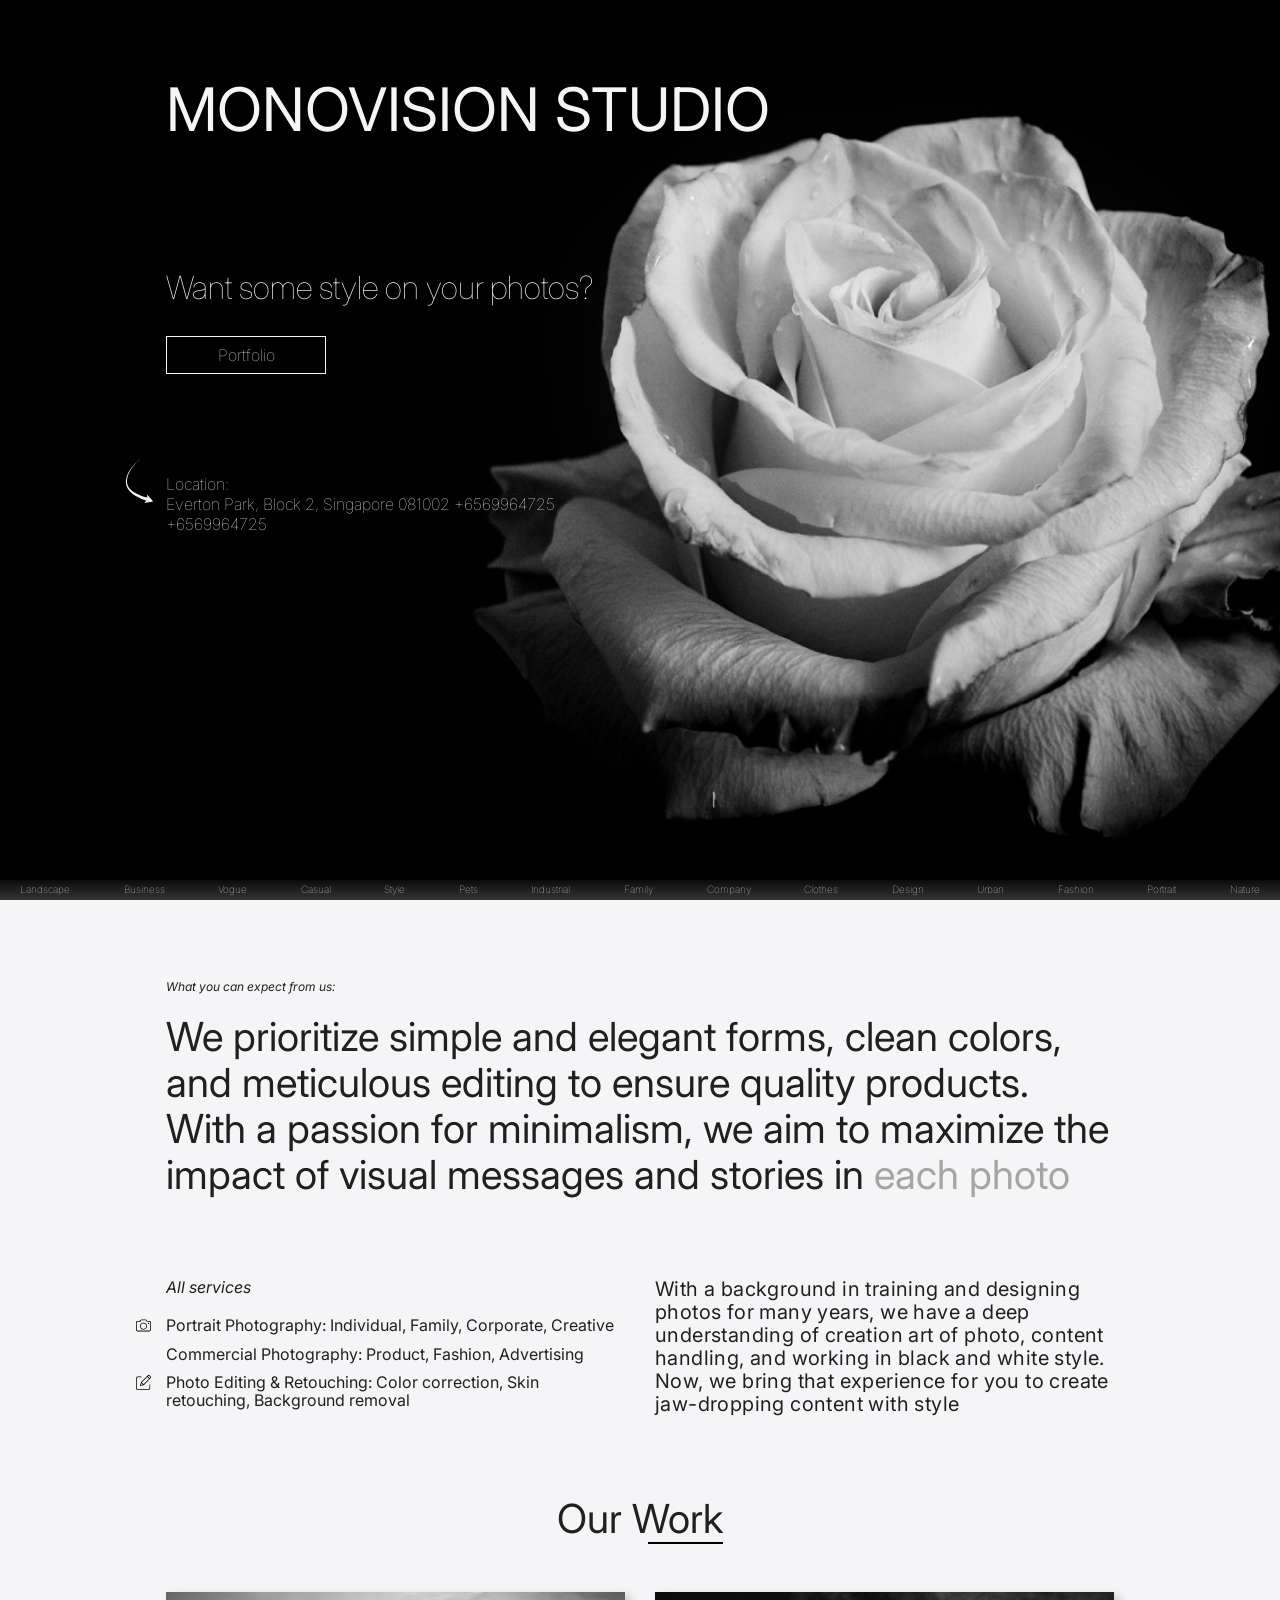
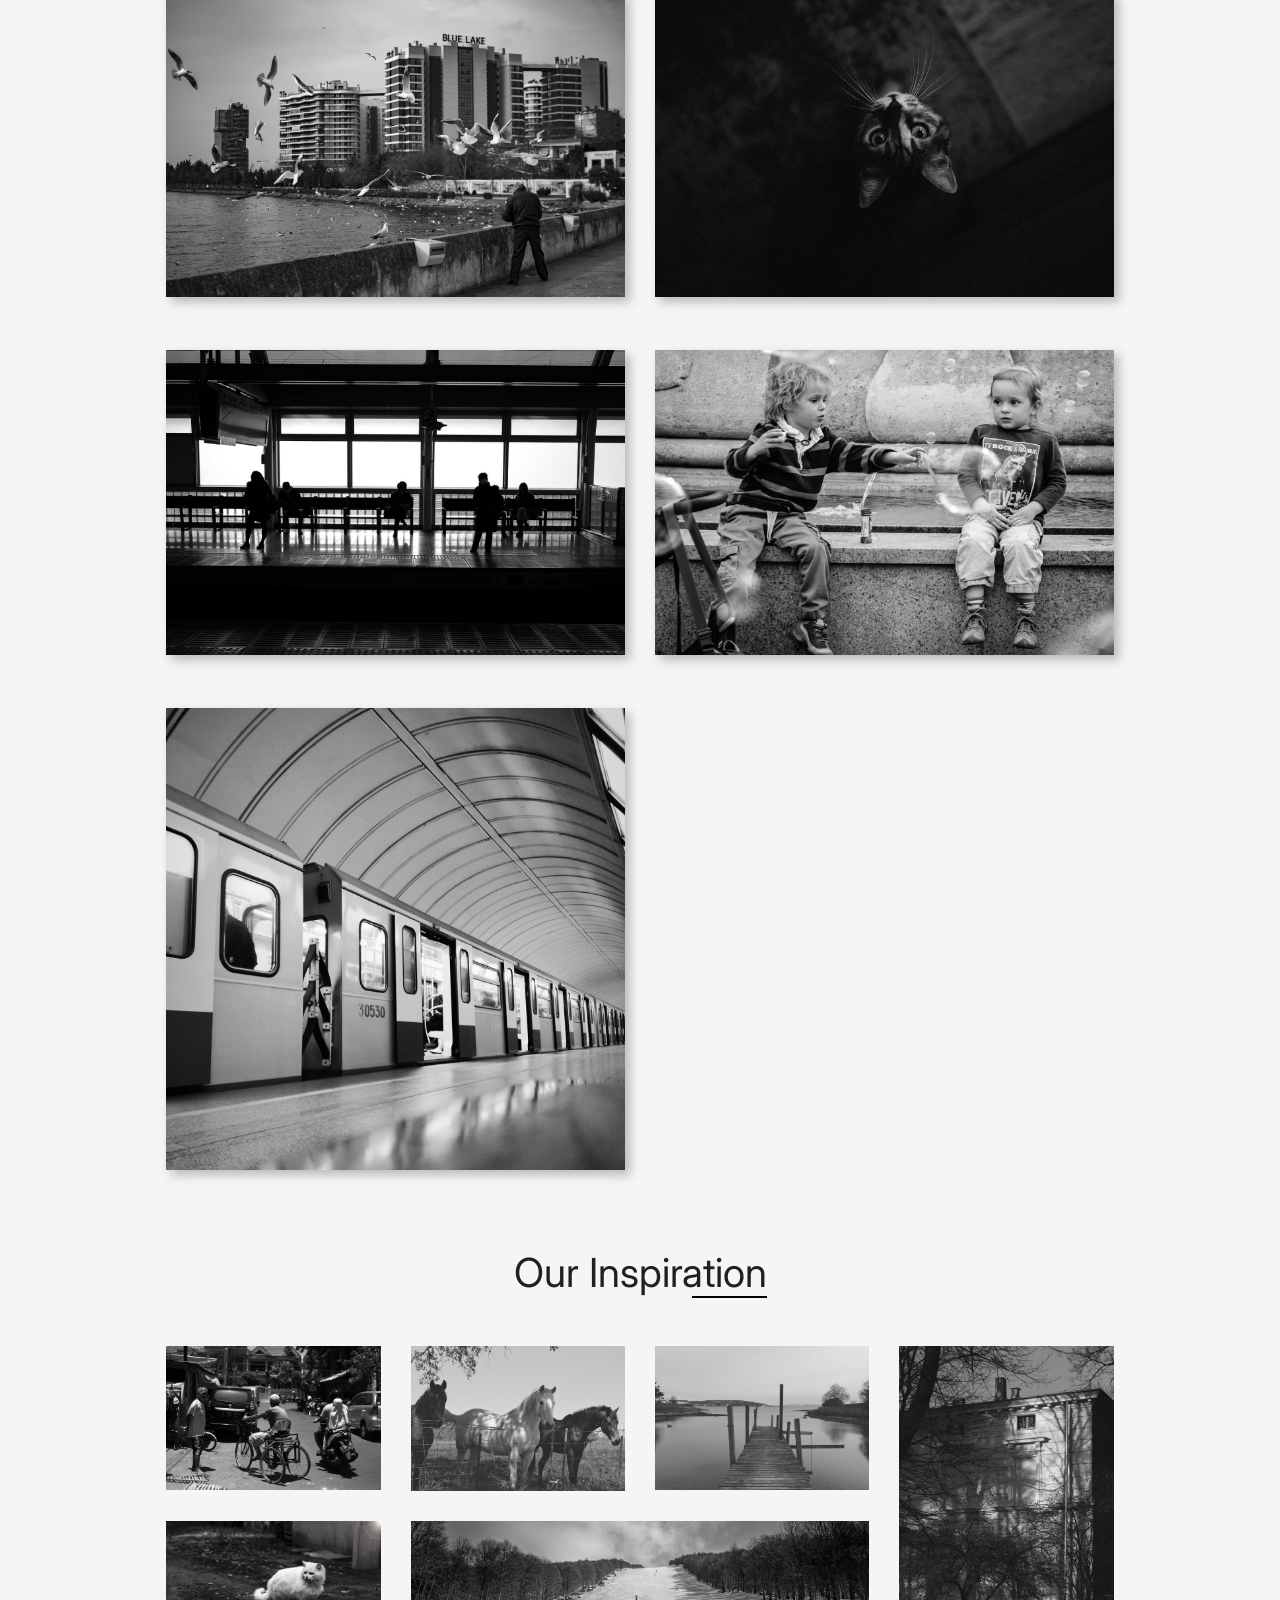
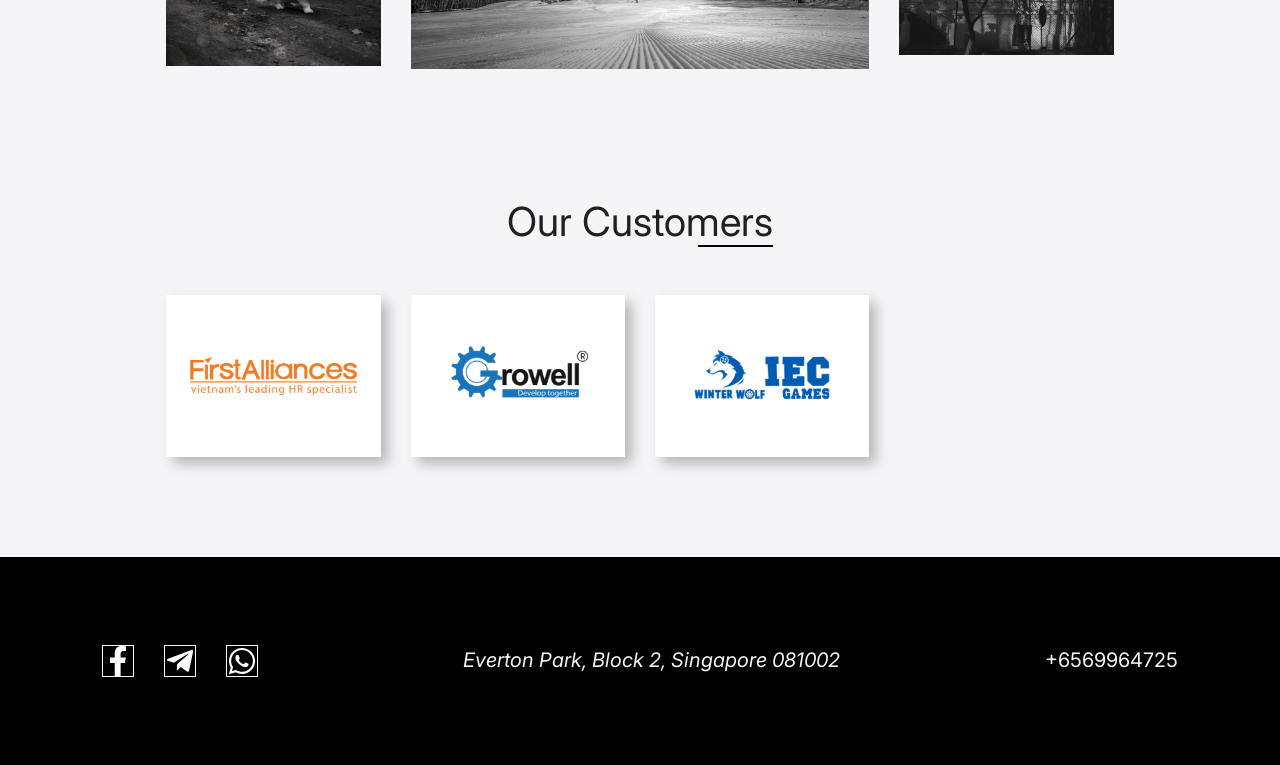
<file: index.html>
<!doctype html>
<html lang="en">
  <head>
    <meta charset="UTF-8" />
    <meta name="viewport" content="width=device-width, initial-scale=1.0" />
    <title>Document</title>
    <link rel="stylesheet" href="css/modern-normalize.min.css" />
    <link rel="preconnect" href="https://fonts.googleapis.com" />
    <link rel="preconnect" href="https://fonts.gstatic.com" crossorigin />
    <link
      href="https://fonts.googleapis.com/css2?family=Inter:ital,opsz,wght@0,14..32,100..900;1,14..32,100..900&display=swap"
      rel="stylesheet"
    />
    <link rel="icon" type="image/x-icon" href="/src/favicon.ico" />
    <link rel="stylesheet" href="css/style.css" />
  </head>
  <body>
    <main>
      <section class="promo">
        <div class="container">
          <h1 class="promo__title">Monovision studio</h1>
          <h2 class="promo__subtitle">Want some style on your photos?</h2>
          <a href="#Portfolio" class="btn">Portfolio</a>
          <div class="promo__address">
            Location:
            <address>
              Everton Park, Block 2, Singapore 081002 +6569964725
            </address>
            <a href="+6569964725">+6569964725</a>
          </div>
        </div>
        <ul class="keywords">
          <li>Landscape</li>
          <li>Business</li>
          <li>Vogue</li>
          <li>Casual</li>
          <li>Style</li>
          <li>Pets</li>
          <li>Industrial</li>
          <li>Family</li>
          <li>Company</li>
          <li>Clothes</li>
          <li>Design</li>
          <li>Urban</li>
          <li>Fashion</li>
          <li>Portrait</li>
          <li>Nature</li>
        </ul>
      </section>
      <section class="about">
        <div class="container">
          <h2 class="about__title">What you can expect from us:</h2>
          <p class="about__text">
            We prioritize simple and elegant forms, clean colors, and meticulous
            editing to ensure quality products. With a passion for minimalism,
            we aim to maximize the impact of visual messages and stories in
            <span>each photo</span>
          </p>
          <div class="services">
            <div class="services__items">
              <div class="services__item-subtitle">All services</div>
              <ul>
                <li>
                  Portrait Photography: Individual, Family, Corporate, Creative
                </li>
                <li>Commercial Photography: Product, Fashion, Advertising</li>
                <li>
                  Photo Editing & Retouching: Color correction, Skin retouching,
                  Background removal
                </li>
              </ul>
            </div>
            <p class="services__text">
              With a background in training and designing photos for many years,
              we have a deep understanding of creation art of photo, content
              handling, and working in black and white style. <br />Now, we
              bring that experience for you to create jaw-dropping content with
              style
            </p>
          </div>
        </div>
      </section>
      <section id="Portfolio" class="works">
        <div class="container">
          <h2 class="title"><span>Our Work</span></h2>
          <div class="works__grid">
            <img src="/src/img/works/bridge.jpg" alt="bridge" class="bridge" />
            <img src="/src/img/works/cat.jpg" alt="cat" class="cat" />
            <img src="/src/img/works/train.jpg" alt="train" class="train" />
            <img
              src="/src/img/works/children.jpg"
              alt="children"
              class="children"
            />
            <img
              src="/src/img/works/underground.jpg"
              alt="underground"
              class="underground"
            />
          </div>
        </div>
      </section>
      <section class="inspiration">
        <div class="container">
          <h2 class="title"><span>Our Inspiration</span></h2>
          <div class="inspiration__grid">
            <img src="/src/img/inspiration/man.jpg" alt="man" />
            <img src="/src/img/inspiration/horses.jpg" alt="horses" />
            <img
              src="/src/img/inspiration/bridge.jpg"
              alt="bridge"
              class="inspiration_bridge"
            />
            <img
              src="/src/img/inspiration/tenement.jpg"
              alt="tenement"
              class="tenement"
            />
            <img
              src="/src/img/inspiration/cat.jpg"
              alt="cat"
              class="inspiration-cat"
            />
            <img src="/src/img/inspiration/sky.jpg" alt="sky" class="sky" />
          </div>
        </div>
      </section>
      <section class="customers">
        <div class="container">
          <h2 class="title"><span>Our Customers</span></h2>
          <div class="customers__img">
            <img
              src="/src/logo/logo-first-alliances.jpg"
              alt="First Alliances"
            />
            <img src="/src/logo/logo-growell.jpg" alt="Growell" />
            <img
              src="/src/logo/logo-iec-winter-wolf.jpg"
              alt="IEC Winter Wolf"
            />
          </div>
        </div>
      </section>
      <footer class="footer">
        <div class="footer__container">
          <div class="logo__footer">
            <img src="/src/icons/facebook.svg" alt="facebook" />
            <img src="/src/icons/tg.svg" alt="tg" />
            <img src="src/icons/whatsapp.svg" alt="whatsapp" />
          </div>
          <div class="footer__address">
            <address>Everton Park, Block 2, Singapore 081002</address>
          </div>
          <div class="footer__phone">
            <a href="tel:+6569964725">+6569964725</a>
          </div>
        </div>
      </footer>
    </main>
  </body>
</html>
</file>
<file: css/style.css>
h1,
h2,
h3,
h4,
h5,
figure,
p,
ol,
ul {
  margin: 0;
}

ol[role="list"],
ul[role="list"] {
  list-style: none;
  padding-inline: 0;
}

h1,
h2,
h3,
h4,
h5 {
  font-size: inherit;
  font-weight: inherit;
}

:root {
  --light-color: #f5f5f7;
  --dark-color: #221f20;
  --container-padding-inline: 13%;
  --footer-padding-inline: 10%;

  @media screen and (max-width: 768px) {
    --container-padding-inline: 6%;
    --footer-padding-inline: 6%;
  }
  @media screen and (max-width: 576px) {
    --container-padding-inline: 15px;
    --footer-padding-inline: 15px;
  }
}
*,
*::before,
*::after {
  box-sizing: border-box;
}

img {
  display: block;
  max-inline-size: 100%;
}

html {
  font-family: "Inter", sans-serif;
  scroll-behavior: smooth;
}

.container {
  padding: 0 var(--container-padding-inline);
}

.title {
  text-align: center;
  font-family: var(--font-family);
  font-weight: 400;
  font-size: 40px;
  color: var(--dark-color);
  span {
    position: relative;
  }
  span::after {
    content: "";
    position: absolute;
    display: block;
    margin: 0 auto;
    bottom: -1px;
    right: 0;
    width: 75px;
    height: 2px;
    background-color: #000;
  }
  @media screen and (max-width: 768px) {
    & {
      font-size: 36px;
    }
  }
  @media screen and (max-width: 576px) {
    font-size: 24px;
  }
}

.promo {
  position: relative;
  min-height: 100vh;
  background: url(../src/img/main_bg.jpg) center center / cover no-repeat;
  padding-top: 75px;
  @media screen and (max-width: 768px) {
    background-image: url(../src/img/tablet_bg.jpg);
  }
  @media screen and (max-width: 576px) {
    background: url(../src/img/Bg\ \(2\).jpg) center center / cover no-repeat;
    min-height: 500px;
    padding-top: 50px;
  }
}

.promo__title {
  font-weight: 400;
  font-size: 60px;
  text-transform: uppercase;
  color: var(--light-color);
  @media screen and (max-width: 768px) {
    font-size: 48px;
  }
  @media screen and (max-width: 576px) {
    font-size: 26px;
  }
}

.promo__subtitle {
  margin-top: 124px;
  font-weight: 100;
  font-size: 32px;
  color: var(--light-color);
  line-height: normal;
  @media screen and (max-width: 768px) {
    margin-top: 80px;
  }
  @media screen and (max-width: 576px) {
    font-size: 16px;
    margin-top: 30px;
  }
}

.btn {
  display: flex;
  justify-content: center;
  align-items: center;
  margin-top: 29px;
  padding: 3px 10px;
  width: 160px;
  min-height: 38px;
  border: 1px solid var(--light-color);
  background: rgba(217, 217, 217, 0);
  font-weight: 100;
  font-size: 16px;
  color: var(--light-color);
  cursor: pointer;
  text-decoration: none;
  transition: all 0.3s ease-out;
  @media screen and (max-width: 576px) {
    font-size: 14px;
    width: 120px;
    min-height: 30px;
  }
}

.btn:hover {
  font-weight: 500;
  box-shadow: 5px 5px 10px 0 rgba(255, 255, 255, 0.62);
}

.promo__address {
  position: relative;
  margin-top: 100px;
  font-family: var(--font-family);
  font-weight: 100;
  font-style: normal;
  font-size: 16px;
  line-height: normal;
  color: var(--light-color);
  address {
    font-style: normal;
  }
  a {
    color: inherit;
    text-decoration: none;
  }
  &::before {
    position: absolute;
    content: "";
    display: block;
    left: -45px;
    top: -17px;
    width: 40px;
    height: 49px;
    background: url(../src/icons/arrow.svg) center center / cover no-repeat;
  }
  @media screen and (max-width: 1440px) {
    padding-bottom: 50px;
  }
  @media screen and (max-width: 768px) {
    margin-top: 80px;
    &::before {
      left: -40px;
    }
  }
  @media screen and (max-width: 750px) {
    &::before {
      display: none;
    }
  }
  @media screen and (max-width: 576px) {
    margin-top: 233px;
  }
}

.keywords {
  display: flex;
  box-sizing: border-box;
  justify-content: space-between;
  align-items: center;
  position: absolute;
  width: 100%;
  height: 20px;
  bottom: 0;
  padding: 0 360px;
  background: linear-gradient(
    180deg,
    rgba(255, 255, 255, 0.04) 0%,
    rgba(255, 255, 255, 0.12) 50%,
    rgba(255, 255, 255, 0.2) 100%
  );
  li {
    list-style: none;
    font-family: var(--font-family);
    font-weight: 100;
    font-size: 10px;
    color: var(--light-color);
  }
  @media screen and (max-width: 1440px) {
    padding: 0 20px;
    flex-wrap: wrap;
  }
  @media screen and (max-width: 768px) {
    & li:nth-last-child(-n + 6) {
      display: none;
    }
  }
  @media screen and (max-width: 576px) {
    & {
      margin-top: 10px;
    }
    & li:nth-last-child(-n + 11) {
      display: none;
    }
  }
}

.about {
  padding-top: 80px;
  background-color: var(--light-color);
}

.about__title {
  font-family: var(--font-family);
  font-style: italic;
  font-weight: 400;
  font-size: 12px;
  color: var(--dark-color);
}

.about__text {
  width: 1100px;
  margin-top: 20px;
  font-family: var(--font-family);
  font-weight: 400;
  font-size: 40px;
  color: var(--dark-color);
  span {
    color: #a5a5a5;
  }
  @media screen and (max-width: 1440px) {
    width: 100%;
  }
  @media screen and (max-width: 768px) {
    font-size: 24px;
  }
}

.services {
  display: flex;
  margin-top: 80px;
  column-gap: 30px;
}
@media screen and (max-width: 768px) {
  .services {
    flex-direction: column;
    row-gap: 40px;
  }
}

.services__items {
  width: 50%;
  ul {
    margin-top: 20px;
    padding: 0;
  }
  li {
    position: relative;
    margin-top: 10px;
    list-style: none;
    font-weight: 400;
    font-size: 16px;
    color: var(--dark-color);
    &:first-child::before {
      content: "";
      display: block;
      position: absolute;
      top: 2px;
      width: 15px;
      height: 15px;
      background: url("/src/icons/camera.svg") center center / cover no-repeat;
      left: -30px;
    }
    &:nth-child(3)::before {
      content: "";
      display: block;
      position: absolute;
      top: 2px;
      width: 15px;
      height: 15px;
      background: url("/src/icons/edit.svg") center center / cover no-repeat;
      left: -30px;
    }
  }
  @media screen and (max-width: 768px) {
    & {
      width: 100%;
    }
  }
}

.services__item-subtitle {
  font-style: italic;
  font-weight: 400;
  font-size: 16px;
  color: var(--dark-color);
}

.services__text {
  width: 50%;
  font-weight: 400;
  font-size: 20px;
  letter-spacing: 0.02em;
  color: var(--dark-color);
}
@media screen and (max-width: 768px) {
  .services__text {
    width: 100%;
  }
}

.works {
  padding-top: 80px;
  background-color: var(--light-color);
}
@media screen and (max-width: 768px) {
  & {
    padding-top: 50px;
  }
}

.works__grid {
  margin-top: 50px;
  display: grid;
  grid-template-columns: repeat(2, 1fr);
  grid-template-rows: repeat(2, 1fr) 1.5fr;
  row-gap: 50px;
  column-gap: 30px;

  img {
    width: 100%;
    box-shadow: 5px 5px 10px 0px rgba(0, 0, 0, 0.25);
  }
  @media screen and (max-width: 768px) {
    & {
      margin-top: 40px;
      row-gap: 30px;
      column-gap: 20px;
    }
  }
  @media screen and (max-width: 576px) {
    grid-template-columns: 1fr;
    grid-template-rows: repeat(4, 1fr) 1.5fr;
    row-gap: 30px;
    column-gap: 0px;
  }
}

.inspiration {
  padding-top: 80px;
  background-color: var(--light-color);
}

.inspiration__grid {
  display: grid;
  margin-top: 50px;
  grid-template-columns: repeat(4, 1fr);
  grid-auto-rows: auto;
  column-gap: 30px;
  row-gap: 30px;
  grid-auto-flow: dense;
  .tenement {
    grid-column: 4/5;
    grid-row: 1/3;
  }
  .sky {
    grid-column: 2/4;
    grid-row: 2/3;
  }
  img {
    object-fit: cover;
    width: 100%;
  }
  @media screen and (max-width: 768px) {
    grid-auto-flow: row;
    grid-template-columns: repeat(2, 1fr);
    grid-auto-rows: auto;
    column-gap: 20px;
    row-gap: 30px;
    .tenement {
      grid-column: auto;
      grid-row: 2/4;
    }
    .sky {
      grid-column: 1/3;
      grid-row: 4/5;
    }
    .inspiration_bridge {
      grid-column: 1/2;
      grid-row: 2/3;
    }
    .inspiration-cat {
      grid-column: 1/2;
      grid-row: 3/4;
    }
  }
  @media screen and (max-width: 576px) {
    grid-template-columns: 1fr;
    grid-template-rows: repeat(3, 1fr);
    row-gap: 20px;
    .tenement,
    .sky,
    .inspiration_bridge,
    .inspiration-cat {
      grid-column: auto;
      grid-row: auto;
    }
  }
}

.customers {
  padding: 80px 0 100px;
  background-color: var(--light-color);
  @media screen and (max-width: 768px) {
    padding: 50px 0;
  }
}

.customers .title {
  margin-top: 50px;
}

.customers__img {
  margin-top: 50px;
  display: flex;
  flex-wrap: wrap;
  gap: 30px;
  img {
    width: calc((100% - 90px) / 4);
    box-shadow: 7px 7px 12px 0px rgba(0, 0, 0, 0.25);
  }
  @media screen and (max-width: 768px) {
    & {
      margin-top: 40px;
      gap: 20px;
    }
    img {
      width: calc((100% - 60px) / 4);
    }
  }
  @media screen and (max-width: 576px) {
    img {
      width: calc((100% - 36px) / 2);
      margin-top: 30px;
      column-gap: 36px;
      row-gap: 20px;
      justify-content: space-between;
    }
  }
}

.footer {
  width: 100%;
  padding: 88px 0;
  min-height: 200px;
  background: #000;
}
@media screen and (max-width: 768px) {
  .footer {
    row-gap: 30px;
    padding: 30px 0 40px 0;
  }
  @media screen and (max-width: 576px) {
    .footer {
      row-gap: 30px;
      padding: 30px 0 40px 0;
    }
  }
}
.footer__container {
  display: flex;
  justify-content: space-around;
  align-items: center;
}

@media screen and (max-width: 768px) {
  .footer__container {
    flex-direction: column;
    justify-self: flex-start;
    align-items: flex-start;
    row-gap: 30px;
    padding-left: 46px;
  }
}
@media screen and (max-width: 576px) {
  .footer__container {
    align-items: center;
    padding-left: 0;
    justify-self: center;
  }
}

.logo__footer {
  display: flex;
  column-gap: 30px;
  img {
    border: 1px solid var(--light-color);
    width: 32px;
    height: 32px;
    background: rgba(217, 217, 217, 0);
    object-fit: contain;
    box-sizing: border-box;
  }
}

.footer__address address {
  display: flex;
  align-items: center;
  justify-content: center;
  font-family: var(--font-family);
  font-weight: 400;
  font-size: 20px;
  color: var(--light-color);
}
@media screen and (max-width: 576px) {
  .footer__address {
    order: 2;
  }
}

.footer__phone {
  font-weight: 400;
  font-size: 20px;
  color: var(--light-color);
  a {
    color: inherit;
    text-decoration: none;
  }
}
</file>
